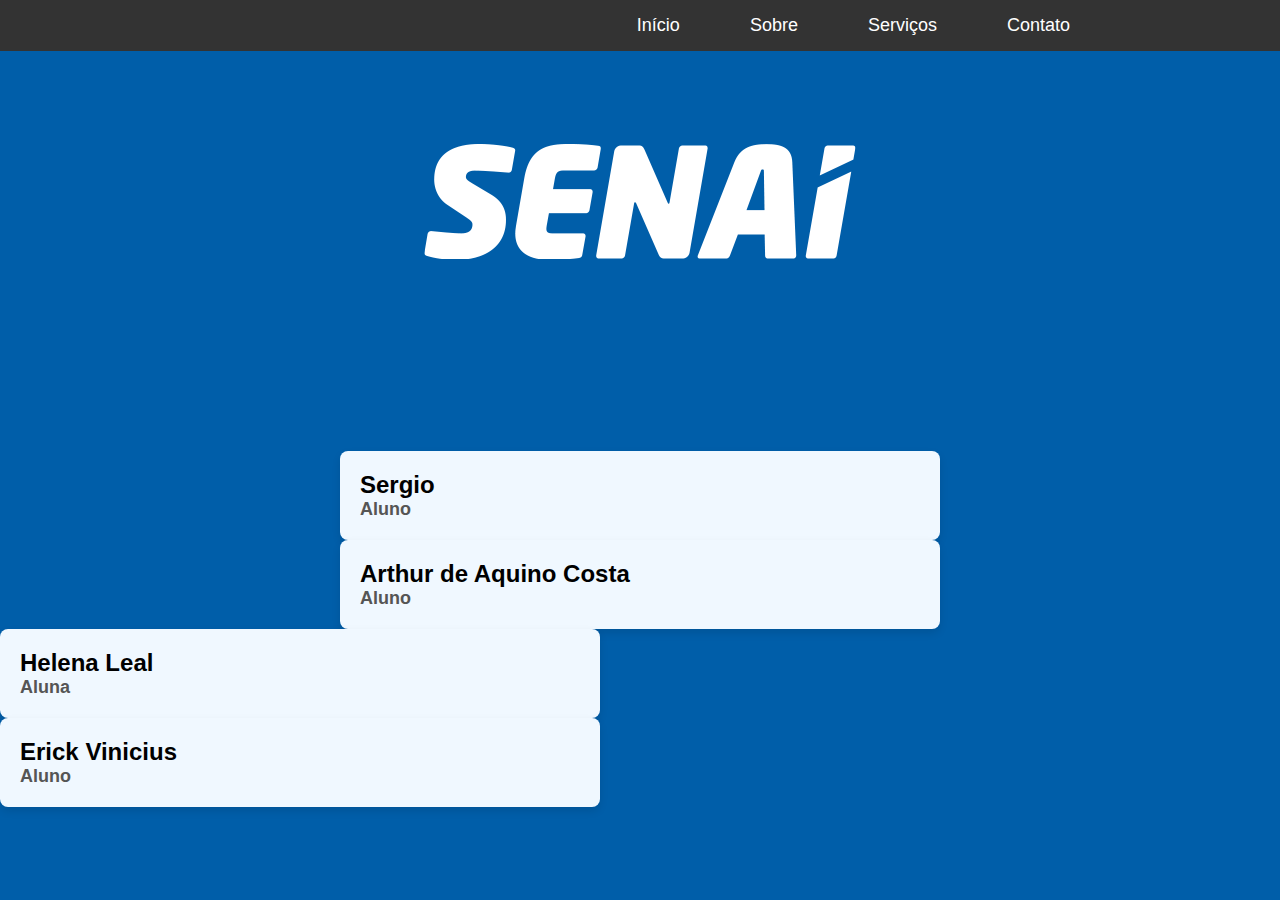
<file: index.html>
<html lang="en">
<head>
    <meta charset="UTF-8">
    <meta name="viewport" content="width=device-width, initial-scale=1.0">
    <title>Git e Git Hub</title>
    <link rel="stylesheet" href="style.css">
</head>
<body>
    <header>
        <nav class="menu-container">
            <ul class="menu">
                <li><a href="#">Início</a></li>
                <li><a href="#">Sobre</a></li>
                <li><a href="#">Serviços</a></li>
                <li><a href="#">Contato</a></li>
            </ul>
        </nav>
    </header>
    <div class="header">
        <div class="logo">
            <img src="img/senailogoBranco.png" alt="">     
        </div>
    </div>
    <div class="container">
        <section class="alunos">
            <article class="nomes">
                <h2>Sergio</h2>
                <h3>Aluno</h3>
            </article>
        </section>
    </div>
	<div class="container">
        <section class="alunos">
            <article class="nomes">
                <h2>Arthur de Aquino Costa</h2>
                <h3>Aluno</h3>
            </article>
        </section>
    </div>
	<section class="alunos">
            <article class="nomes">
                <h2>Helena Leal</h2>
                <h3>Aluna</h3>
            </article>
        </section>
		<section class="alunos">
            <article class="nomes">
                <h2>Erick Vinicius</h2>
                <h3>Aluno</h3>
            </article>
        </section>
    </div>
</body>
</html>
</file>
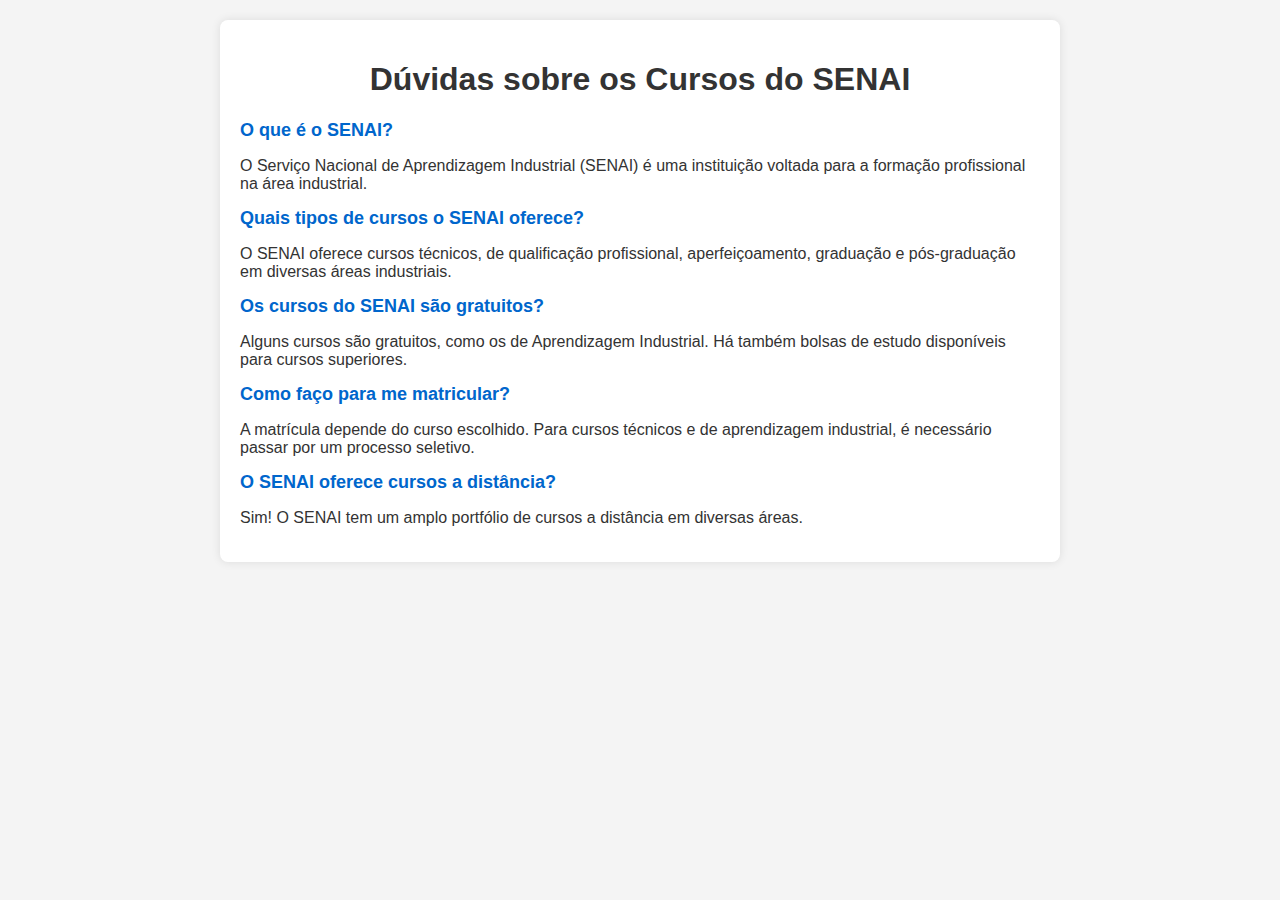
<file: duvidas.html>
<!DOCTYPE html>
<html lang="pt">
<head>
    <meta charset="UTF-8">
    <meta name="viewport" content="width=device-width, initial-scale=1.0">
    <title>Dúvidas sobre os cursos do SENAI</title>
    <style>
        body {
            font-family: Arial, sans-serif;
            background-color: #f4f4f4;
            margin: 0;
            padding: 20px;
        }
        .container {
            max-width: 800px;
            margin: auto;
            background: white;
            padding: 20px;
            border-radius: 8px;
            box-shadow: 0 0 10px rgba(0, 0, 0, 0.1);
        }
        h1 {
            text-align: center;
            color: #333;
        }
        .faq {
            margin-top: 20px;
        }
        .faq h2 {
            font-size: 18px;
            color: #0066cc;
        }
        .faq p {
            font-size: 16px;
            color: #333;
            margin-bottom: 15px;
        }
    </style>
</head>
<body>
    <div class="container">
        <h1>Dúvidas sobre os Cursos do SENAI</h1>
        <div class="faq">
            <h2>O que é o SENAI?</h2>
            <p>O Serviço Nacional de Aprendizagem Industrial (SENAI) é uma instituição voltada para a formação profissional na área industrial.</p>

            <h2>Quais tipos de cursos o SENAI oferece?</h2>
            <p>O SENAI oferece cursos técnicos, de qualificação profissional, aperfeiçoamento, graduação e pós-graduação em diversas áreas industriais.</p>

            <h2>Os cursos do SENAI são gratuitos?</h2>
            <p>Alguns cursos são gratuitos, como os de Aprendizagem Industrial. Há também bolsas de estudo disponíveis para cursos superiores.</p>

            <h2>Como faço para me matricular?</h2>
            <p>A matrícula depende do curso escolhido. Para cursos técnicos e de aprendizagem industrial, é necessário passar por um processo seletivo.</p>

            <h2>O SENAI oferece cursos a distância?</h2>
            <p>Sim! O SENAI tem um amplo portfólio de cursos a distância em diversas áreas.</p>
        </div>
    </div>
</body>
</html>
</file>
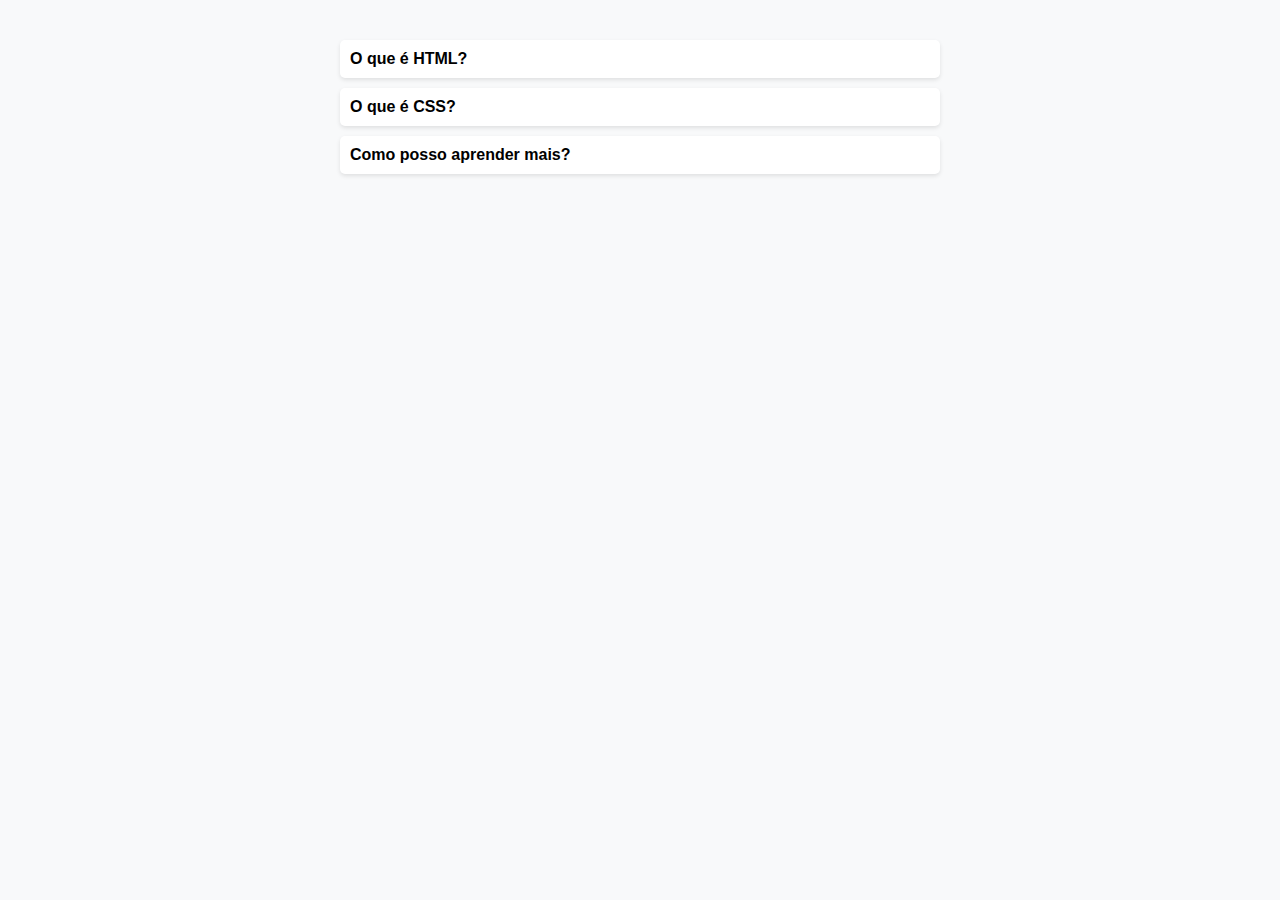
<file: FAQ.html>
<!DOCTYPE html>
<html lang="pt">
<head>
    <meta charset="UTF-8">
    <meta name="viewport" content="width=device-width, initial-scale=1.0">
    <title>FAQ</title>
    <style>
        body {
            font-family: Arial, sans-serif;
            margin: 20px;
            padding: 20px;
            background-color: #f8f9fa;
        }
        .faq-container {
            max-width: 600px;
            margin: auto;
        }
        .faq-item {
            background: #fff;
            padding: 10px;
            margin-bottom: 10px;
            border-radius: 5px;
            box-shadow: 0 2px 4px rgba(0,0,0,0.1);
        }
        .faq-question {
            font-weight: bold;
            cursor: pointer;
        }
        .faq-answer {
            display: none;
            margin-top: 5px;
        }
    </style>
    <script>
        function toggleAnswer(id) {
            var answer = document.getElementById(id);
            answer.style.display = (answer.style.display === "none" || answer.style.display === "") ? "block" : "none";
        }
    </script>
</head>
<body>

    <div class="faq-container">
        <div class="faq-item">
            <div class="faq-question" onclick="toggleAnswer('answer1')">O que é HTML?</div>
            <div class="faq-answer" id="answer1">HTML é a linguagem de marcação usada para estruturar conteúdo na web.</div>
        </div>

        <div class="faq-item">
            <div class="faq-question" onclick="toggleAnswer('answer2')">O que é CSS?</div>
            <div class="faq-answer" id="answer2">CSS é a linguagem usada para estilizar elementos HTML e melhorar o design.</div>
        </div>

        <div class="faq-item">
            <div class="faq-question" onclick="toggleAnswer('answer3')">Como posso aprender mais?</div>
            <div class="faq-answer" id="answer3">Existem muitos cursos online gratuitos, como aqueles oferecidos pelo MDN Web Docs e W3Schools.</div>
        </div>
    </div>

</body>
</html>
</file>
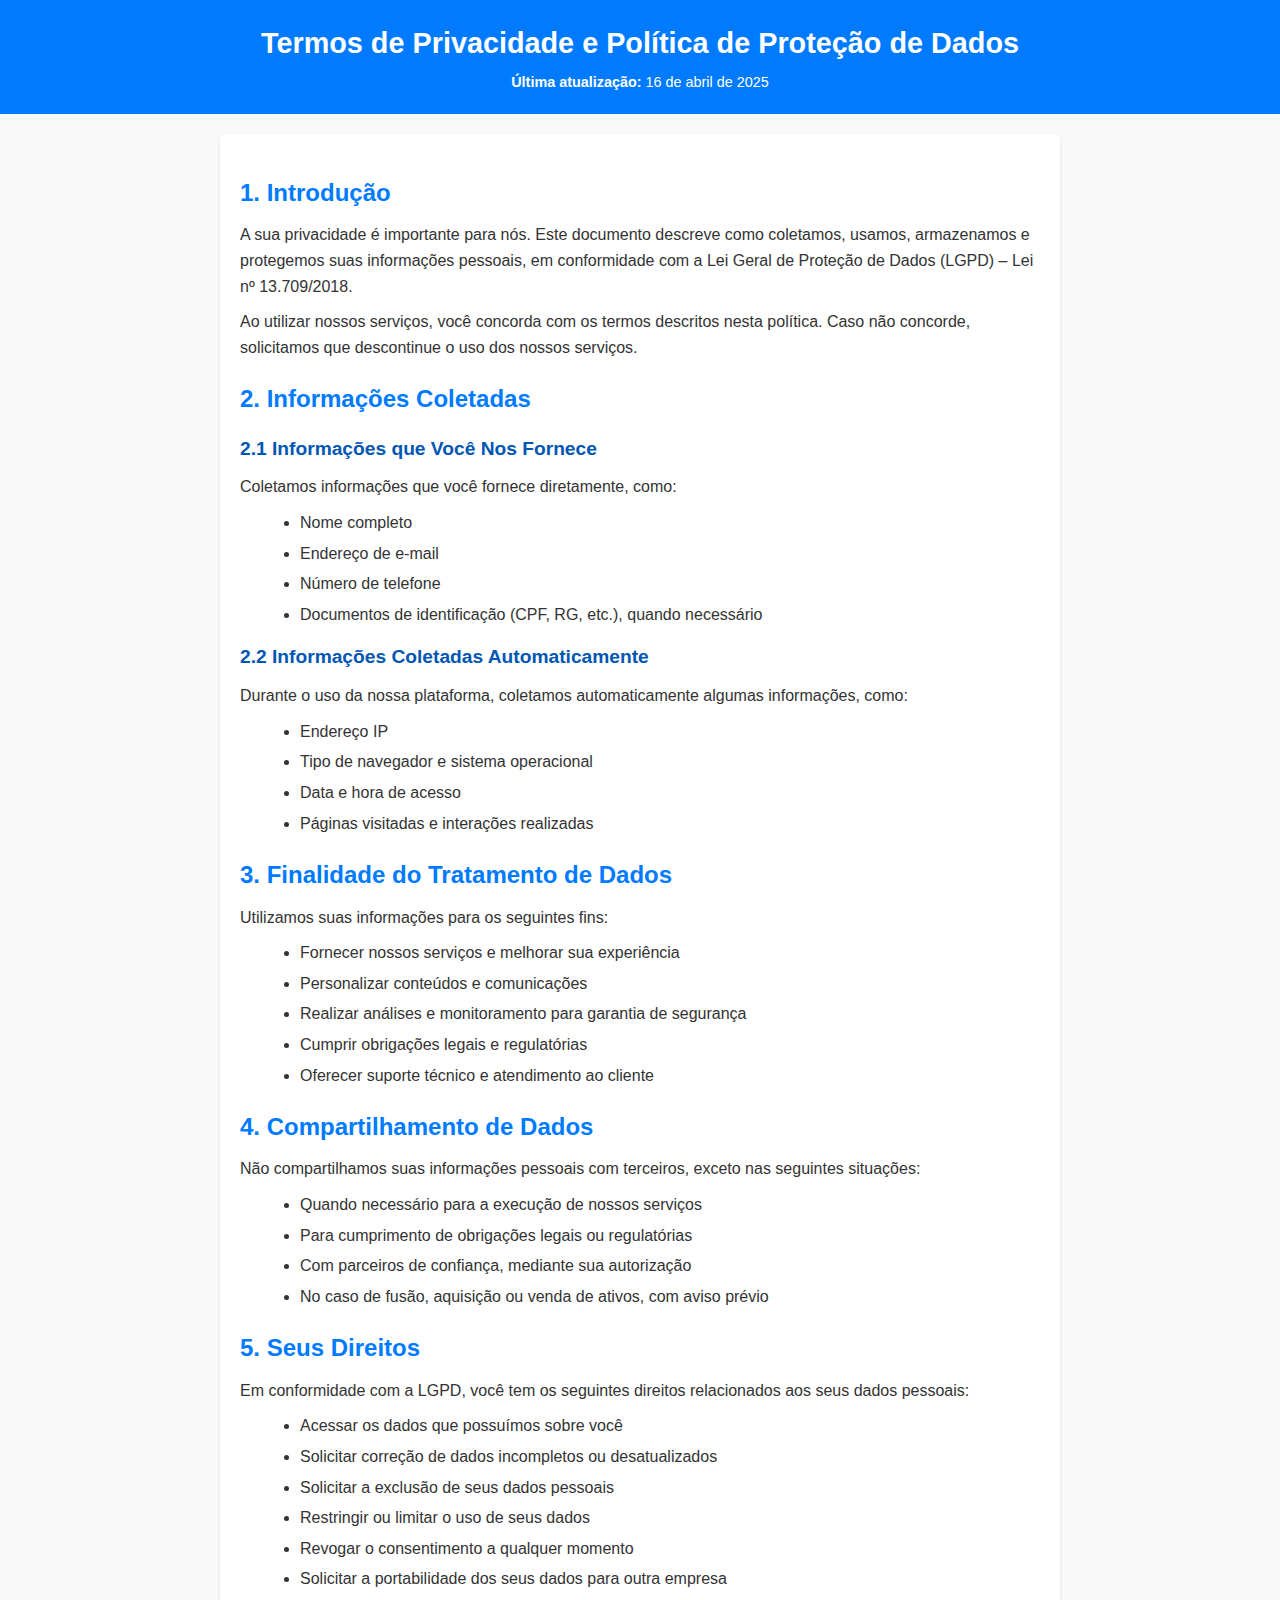
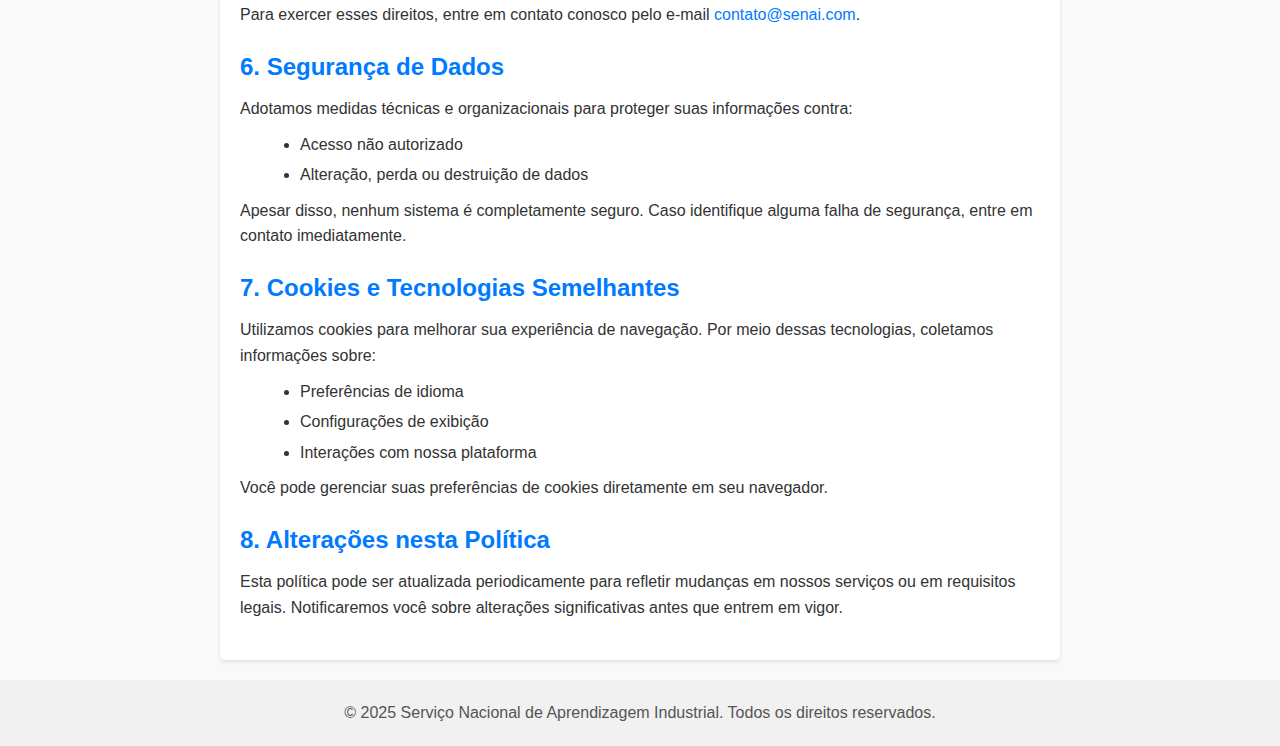
<file: lgpd.html>
<!DOCTYPE html>
<html lang="pt-BR">
<head>
    <meta charset="UTF-8">
    <meta name="viewport" content="width=device-width, initial-scale=1.0">
    <title>Termos de Privacidade e LGPD</title>
    <style>
        /* Estilos globais */
        body {
            font-family: Arial, sans-serif;
            line-height: 1.6;
            margin: 0;
            padding: 0;
            background-color: #f9f9f9;
            color: #333;
        }

        header {
            background-color: #007bff;
            color: white;
            padding: 20px;
            text-align: center;
        }

        header h1 {
            margin: 0;
            font-size: 1.8em;
        }

        header p {
            margin: 5px 0 0;
            font-size: 0.9em;
        }

        main {
            max-width: 800px;
            margin: 20px auto;
            padding: 20px;
            background: #fff;
            border-radius: 5px;
            box-shadow: 0 2px 4px rgba(0, 0, 0, 0.1);
        }

        section {
            margin-bottom: 20px;
        }

        h2 {
            color: #007bff;
            font-size: 1.5em;
            margin-bottom: 10px;
        }

        h3 {
            color: #0056b3;
            font-size: 1.2em;
            margin-top: 15px;
            margin-bottom: 10px;
        }

        p {
            margin: 10px 0;
        }

        ul {
            margin: 10px 0 10px 20px;
        }

        ul li {
            margin-bottom: 5px;
        }

        a {
            color: #007bff;
            text-decoration: none;
        }

        a:hover {
            text-decoration: underline;
        }

        footer {
            text-align: center;
            padding: 10px;
            background-color: #f1f1f1;
            color: #555;
            margin-top: 20px;
        }

        /* Responsividade */
        @media (max-width: 768px) {
            main {
                margin: 10px;
                padding: 15px;
            }

            header h1 {
                font-size: 1.5em;
            }

            h2 {
                font-size: 1.3em;
            }

            h3 {
                font-size: 1.1em;
            }
        }

        @media (max-width: 480px) {
            body {
                font-size: 14px;
            }

            header h1 {
                font-size: 1.3em;
            }

            h2 {
                font-size: 1.2em;
            }

            h3 {
                font-size: 1em;
            }
        }
    </style>
</head>
<body>
    <header>
        <h1>Termos de Privacidade e Política de Proteção de Dados</h1>
        <p><strong>Última atualização:</strong> 16 de abril de 2025</p>
    </header>

    <main>
        <section>
            <h2>1. Introdução</h2>
            <p>
                A sua privacidade é importante para nós. Este documento descreve como coletamos, usamos, armazenamos e protegemos
                suas informações pessoais, em conformidade com a Lei Geral de Proteção de Dados (LGPD) – Lei nº 13.709/2018.
            </p>
            <p>
                Ao utilizar nossos serviços, você concorda com os termos descritos nesta política. Caso não concorde, solicitamos
                que descontinue o uso dos nossos serviços.
            </p>
        </section>

        <section>
            <h2>2. Informações Coletadas</h2>
            <h3>2.1 Informações que Você Nos Fornece</h3>
            <p>
                Coletamos informações que você fornece diretamente, como:
            </p>
            <ul>
                <li>Nome completo</li>
                <li>Endereço de e-mail</li>
                <li>Número de telefone</li>
                <li>Documentos de identificação (CPF, RG, etc.), quando necessário</li>
            </ul>

            <h3>2.2 Informações Coletadas Automaticamente</h3>
            <p>
                Durante o uso da nossa plataforma, coletamos automaticamente algumas informações, como:
            </p>
            <ul>
                <li>Endereço IP</li>
                <li>Tipo de navegador e sistema operacional</li>
                <li>Data e hora de acesso</li>
                <li>Páginas visitadas e interações realizadas</li>
            </ul>
        </section>

        <section>
            <h2>3. Finalidade do Tratamento de Dados</h2>
            <p>Utilizamos suas informações para os seguintes fins:</p>
            <ul>
                <li>Fornecer nossos serviços e melhorar sua experiência</li>
                <li>Personalizar conteúdos e comunicações</li>
                <li>Realizar análises e monitoramento para garantia de segurança</li>
                <li>Cumprir obrigações legais e regulatórias</li>
                <li>Oferecer suporte técnico e atendimento ao cliente</li>
            </ul>
        </section>

        <section>
            <h2>4. Compartilhamento de Dados</h2>
            <p>
                Não compartilhamos suas informações pessoais com terceiros, exceto nas seguintes situações:
            </p>
            <ul>
                <li>Quando necessário para a execução de nossos serviços</li>
                <li>Para cumprimento de obrigações legais ou regulatórias</li>
                <li>Com parceiros de confiança, mediante sua autorização</li>
                <li>No caso de fusão, aquisição ou venda de ativos, com aviso prévio</li>
            </ul>
        </section>

        <section>
            <h2>5. Seus Direitos</h2>
            <p>
                Em conformidade com a LGPD, você tem os seguintes direitos relacionados aos seus dados pessoais:
            </p>
            <ul>
                <li>Acessar os dados que possuímos sobre você</li>
                <li>Solicitar correção de dados incompletos ou desatualizados</li>
                <li>Solicitar a exclusão de seus dados pessoais</li>
                <li>Restringir ou limitar o uso de seus dados</li>
                <li>Revogar o consentimento a qualquer momento</li>
                <li>Solicitar a portabilidade dos seus dados para outra empresa</li>
            </ul>
            <p>
                Para exercer esses direitos, entre em contato conosco pelo e-mail
                <a href="mailto:contato@senai.com">contato@senai.com</a>.
            </p>
        </section>

        <section>
            <h2>6. Segurança de Dados</h2>
            <p>
                Adotamos medidas técnicas e organizacionais para proteger suas informações contra:
            </p>
            <ul>
                <li>Acesso não autorizado</li>
                <li>Alteração, perda ou destruição de dados</li>
            </ul>
            <p>
                Apesar disso, nenhum sistema é completamente seguro. Caso identifique alguma falha de segurança, entre em contato
                imediatamente.
            </p>
        </section>

        <section>
            <h2>7. Cookies e Tecnologias Semelhantes</h2>
            <p>
                Utilizamos cookies para melhorar sua experiência de navegação. Por meio dessas tecnologias, coletamos informações
                sobre:
            </p>
            <ul>
                <li>Preferências de idioma</li>
                <li>Configurações de exibição</li>
                <li>Interações com nossa plataforma</li>
            </ul>
            <p>
                Você pode gerenciar suas preferências de cookies diretamente em seu navegador.
            </p>
        </section>

        <section>
            <h2>8. Alterações nesta Política</h2>
            <p>
                Esta política pode ser atualizada periodicamente para refletir mudanças em nossos serviços ou em requisitos legais.
                Notificaremos você sobre alterações significativas antes que entrem em vigor.
            </p>
        </section>
    </main>

    <footer>
        <p>&copy; 2025 Serviço Nacional de Aprendizagem Industrial. Todos os direitos reservados.</p>
    </footer>
</body>
</html>
</file>
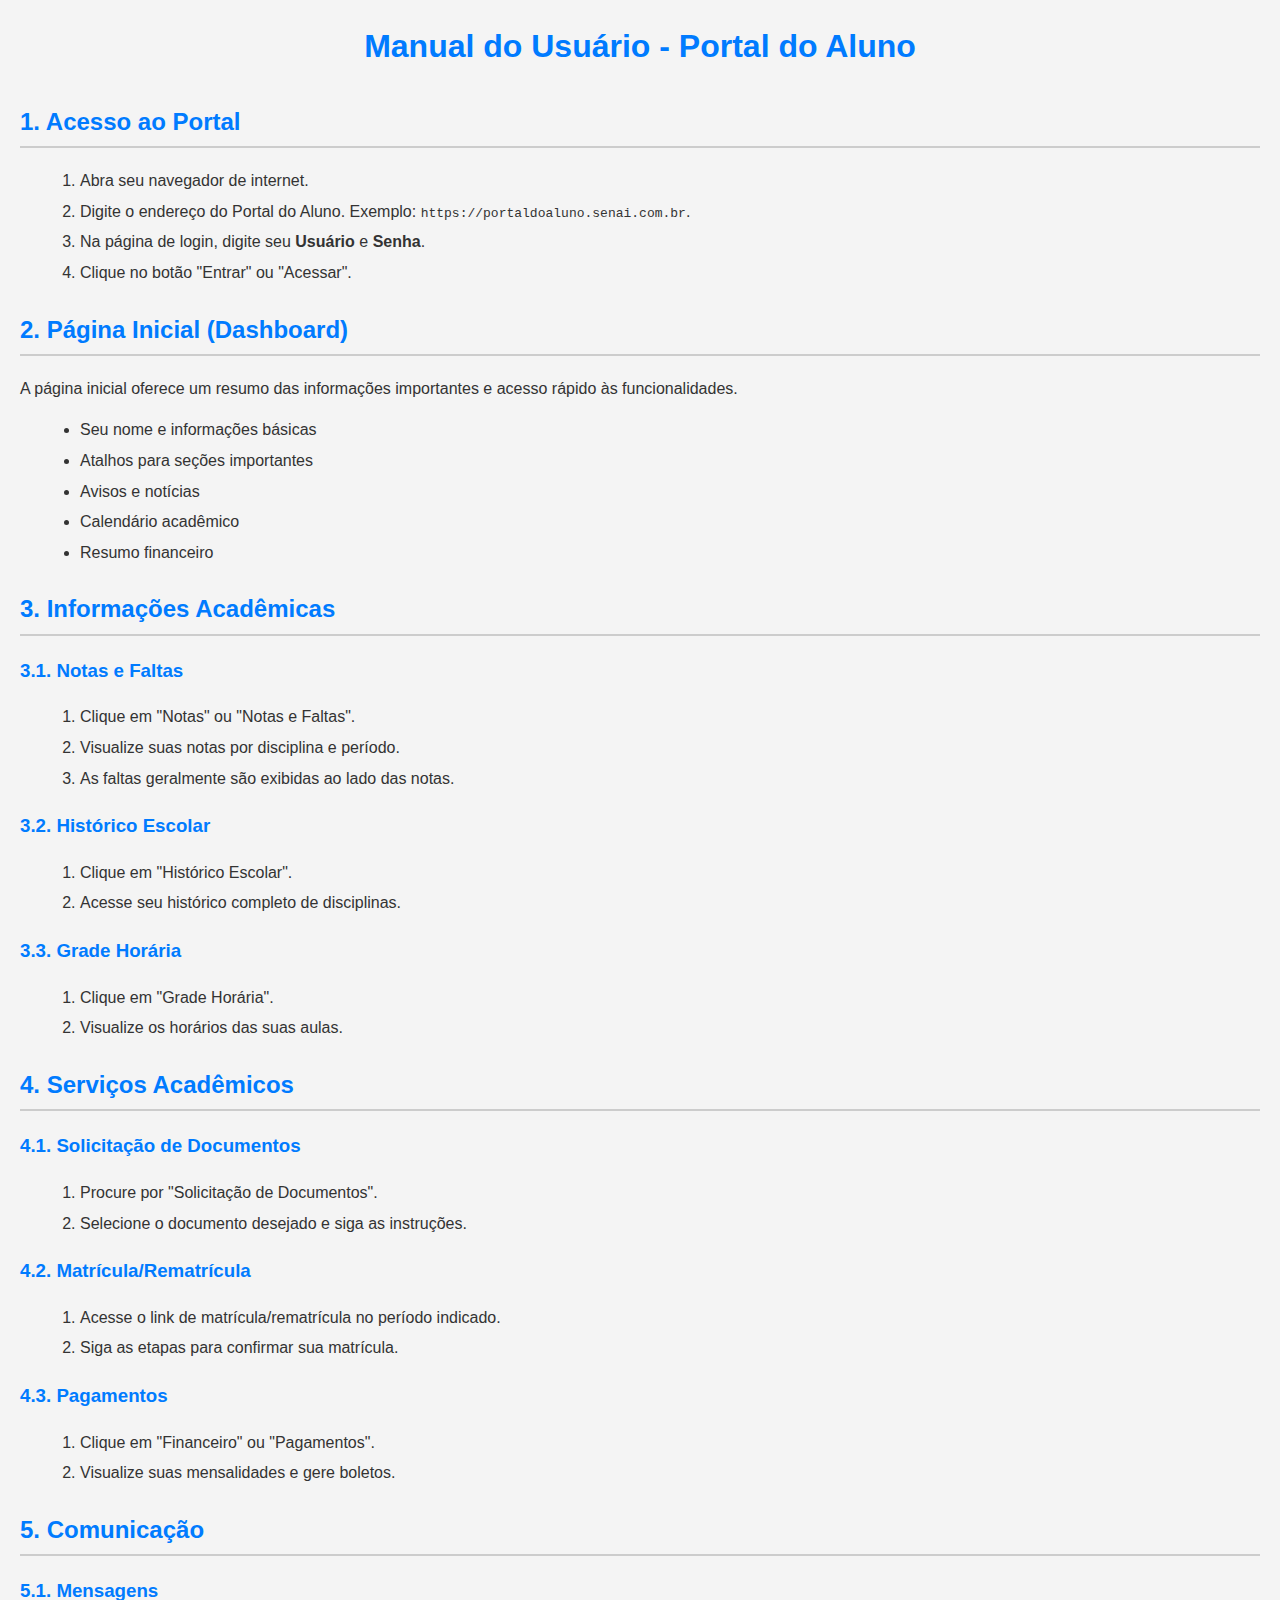
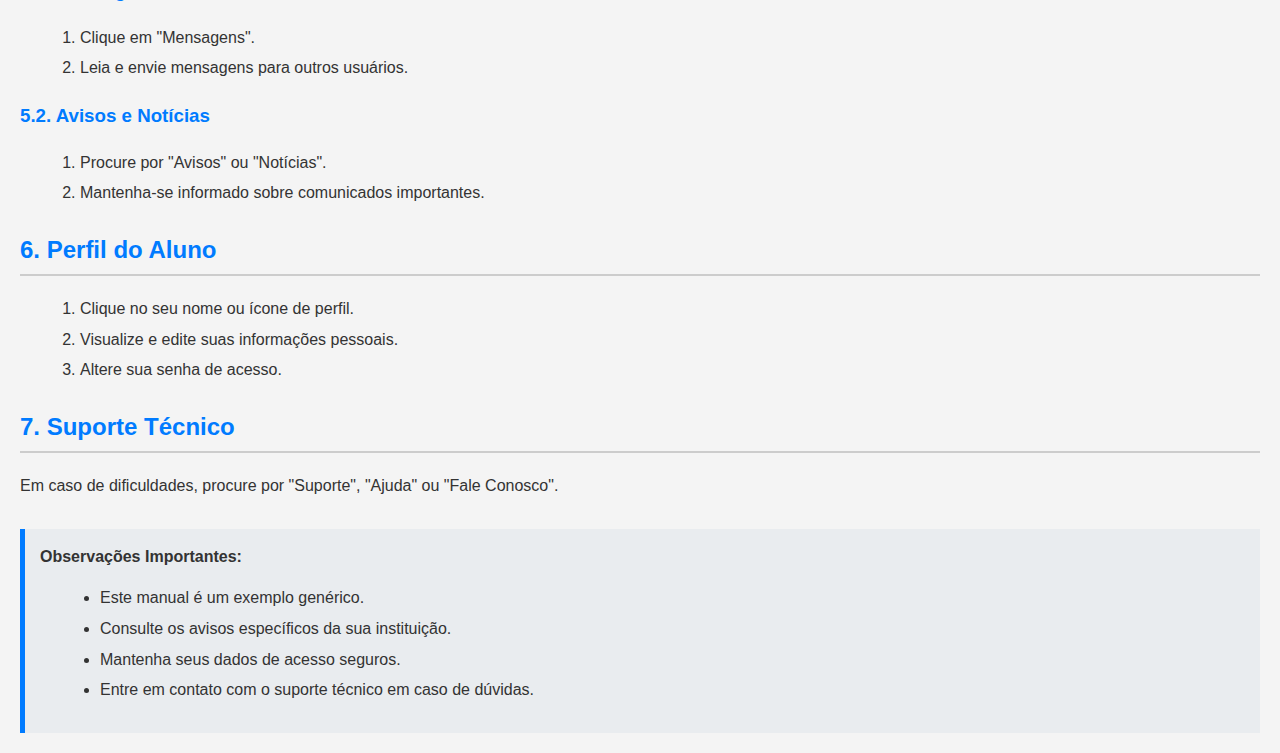
<file: manualdeusuario.html>
<!DOCTYPE html>
<html lang="pt-br">
<head>
    <meta charset="UTF-8">
    <meta name="viewport" content="width=device-width, initial-scale=1.0">
    <title>Manual do Usuário - Portal do Aluno</title>
    <style>
        body {
            font-family: sans-serif;
            line-height: 1.6;
            margin: 20px;
            background-color: #f4f4f4;
            color: #333;
        }
        h1, h2, h3 {
            color: #007bff;
        }
        h1 {
            text-align: center;
            margin-bottom: 30px;
        }
        h2 {
            border-bottom: 2px solid #ccc;
            padding-bottom: 5px;
            margin-top: 25px;
        }
        h3 {
            margin-top: 20px;
        }
        p {
            margin-bottom: 15px;
        }
        ol, ul {
            margin-left: 20px;
            margin-bottom: 15px;
        }
        li {
            margin-bottom: 5px;
        }
        strong {
            font-weight: bold;
        }
        .observacoes {
            margin-top: 30px;
            padding: 15px;
            background-color: #e9ecef;
            border-left: 5px solid #007bff;
        }
    </style>
</head>
<body>
    <h1>Manual do Usuário - Portal do Aluno</h1>

    <h2>1. Acesso ao Portal</h2>
    <ol>
        <li>Abra seu navegador de internet.</li>
        <li>Digite o endereço do Portal do Aluno. Exemplo: <code>https://portaldoaluno.senai.com.br</code>.</li>
        <li>Na página de login, digite seu <strong>Usuário</strong> e <strong>Senha</strong>.</li>
        <li>Clique no botão "Entrar" ou "Acessar".</li>
    </ol>

    <h2>2. Página Inicial (Dashboard)</h2>
    <p>A página inicial oferece um resumo das informações importantes e acesso rápido às funcionalidades.</p>
    <ul>
        <li>Seu nome e informações básicas</li>
        <li>Atalhos para seções importantes</li>
        <li>Avisos e notícias</li>
        <li>Calendário acadêmico</li>
        <li>Resumo financeiro</li>
    </ul>

    <h2>3. Informações Acadêmicas</h2>
    <h3>3.1. Notas e Faltas</h3>
    <ol>
        <li>Clique em "Notas" ou "Notas e Faltas".</li>
        <li>Visualize suas notas por disciplina e período.</li>
        <li>As faltas geralmente são exibidas ao lado das notas.</li>
    </ol>

    <h3>3.2. Histórico Escolar</h3>
    <ol>
        <li>Clique em "Histórico Escolar".</li>
        <li>Acesse seu histórico completo de disciplinas.</li>
    </ol>

    <h3>3.3. Grade Horária</h3>
    <ol>
        <li>Clique em "Grade Horária".</li>
        <li>Visualize os horários das suas aulas.</li>
    </ol>

    <h2>4. Serviços Acadêmicos</h2>
    <h3>4.1. Solicitação de Documentos</h3>
    <ol>
        <li>Procure por "Solicitação de Documentos".</li>
        <li>Selecione o documento desejado e siga as instruções.</li>
    </ol>

    <h3>4.2. Matrícula/Rematrícula</h3>
    <ol>
        <li>Acesse o link de matrícula/rematrícula no período indicado.</li>
        <li>Siga as etapas para confirmar sua matrícula.</li>
    </ol>

    <h3>4.3. Pagamentos</h3>
    <ol>
        <li>Clique em "Financeiro" ou "Pagamentos".</li>
        <li>Visualize suas mensalidades e gere boletos.</li>
    </ol>

    <h2>5. Comunicação</h2>
    <h3>5.1. Mensagens</h3>
    <ol>
        <li>Clique em "Mensagens".</li>
        <li>Leia e envie mensagens para outros usuários.</li>
    </ol>

    <h3>5.2. Avisos e Notícias</h3>
    <ol>
        <li>Procure por "Avisos" ou "Notícias".</li>
        <li>Mantenha-se informado sobre comunicados importantes.</li>
    </ol>

    <h2>6. Perfil do Aluno</h2>
    <ol>
        <li>Clique no seu nome ou ícone de perfil.</li>
        <li>Visualize e edite suas informações pessoais.</li>
        <li>Altere sua senha de acesso.</li>
    </ol>

    <h2>7. Suporte Técnico</h2>
    <p>Em caso de dificuldades, procure por "Suporte", "Ajuda" ou "Fale Conosco".</p>

    <div class="observacoes">
        <strong>Observações Importantes:</strong>
        <ul>
            <li>Este manual é um exemplo genérico.</li>
            <li>Consulte os avisos específicos da sua instituição.</li>
            <li>Mantenha seus dados de acesso seguros.</li>
            <li>Entre em contato com o suporte técnico em caso de dúvidas.</li>
        </ul>
    </div>
</body>
</html>
</file>
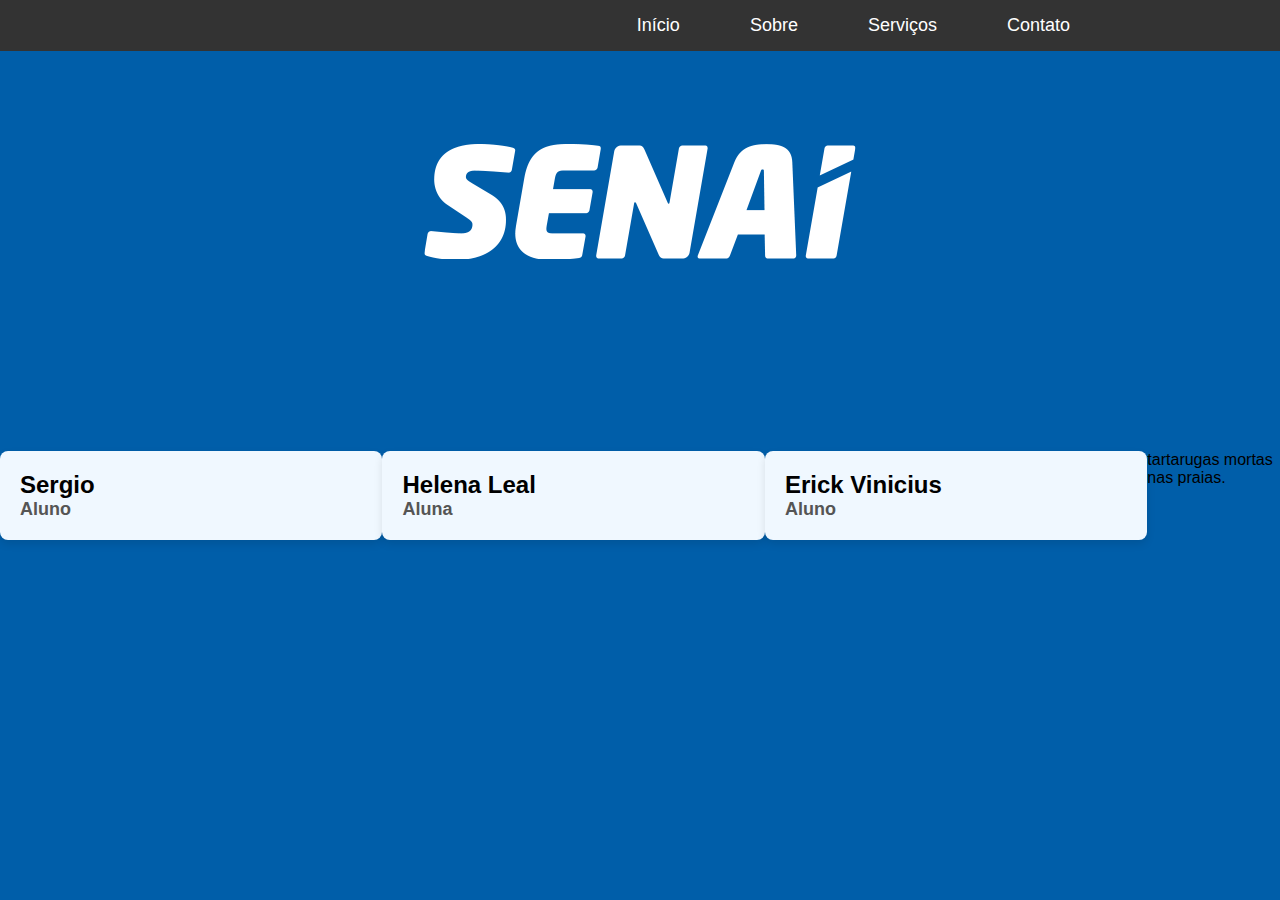
<file: noticias.html>
<html lang="en">
<head>
    <meta charset="UTF-8">
    <meta name="viewport" content="width=device-width, initial-scale=1.0">
    <title>Git e Git Hub</title>
    <link rel="stylesheet" href="style.css">
</head>
<body>
    <header>
        <nav class="menu-container">
            <ul class="menu">
                <li><a href="#">Início</a></li>
                <li><a href="#">Sobre</a></li>
                <li><a href="#">Serviços</a></li>
                <li><a href="#">Contato</a></li>
            </ul>
        </nav>
    </header>
    <div class="header">
        <div class="logo">
            <img src="img/senailogoBranco.png" alt="">     
        </div>
    </div>
    <div class="container">
        <section class="alunos">
            <article class="nomes">
                <h2>Sergio</h2>
                <h3>Aluno</h3>
            </article>
        </section>
		<section class="alunos">
            <article class="nomes">
                <h2>Helena Leal</h2>
                <h3>Aluna</h3>
            </article>
        </section>
		<section class="alunos">
            <article class="nomes">
                <h2>Erick Vinicius</h2>
                <h3>Aluno</h3>
            </article>
        </section>
		<div class="noticias">
		<section class="noticias">
		<article class ="noticias">
		<p> tartarugas mortas nas praias. <p/>
    </div>
</body>
</html>
</file>
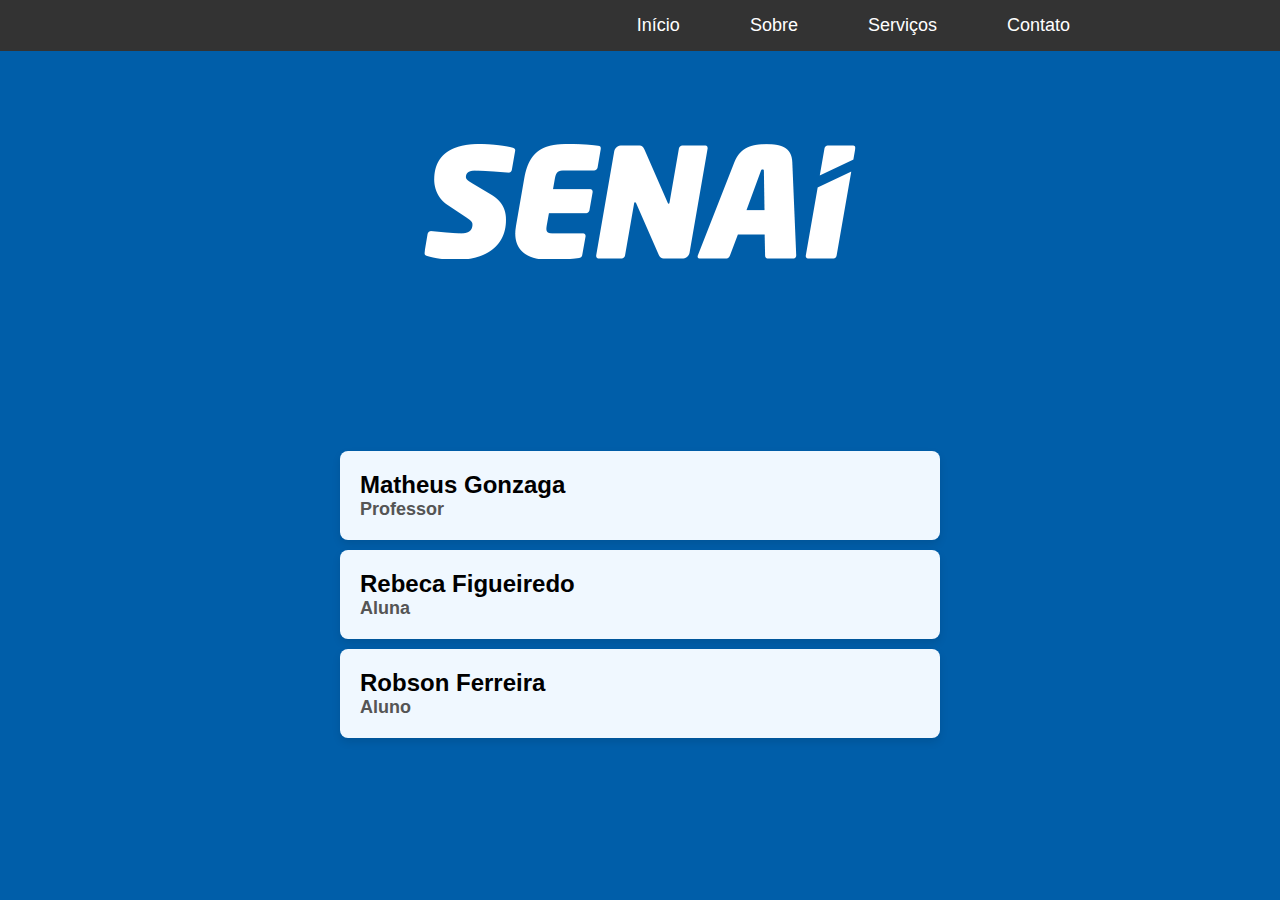
<file: robson.html>
<html lang="en">

<head>
    <meta charset="UTF-8">
    <meta name="viewport" content="width=device-width, initial-scale=1.0">
    <title>Git e Git Hub</title>
    <link rel="stylesheet" href="style.css">
</head>

<body>
    <header>
        <nav class="menu-container">
            <ul class="menu">
                <li><a href="#">Início</a></li>
                <li><a href="#">Sobre</a></li>
                <li><a href="#">Serviços</a></li>
                <li><a href="#">Contato</a></li>
            </ul>
        </nav>
    </header>
    <div class="header">
        <div class="logo">
            <img src="img/senailogoBranco.png" alt="">
        </div>
    </div>
    <div class="container">
        <section class="alunos">
            <article class="nomes">
                <h2>Matheus Gonzaga</h2>
                <h3>Professor</h3>
            </article>
            <article class="nomes">
                <h2>Rebeca Figueiredo</h2>
                <h3>Aluna</h3>
            </article>
            <article class="nomes">
                <h2>Robson Ferreira</h2>
                <h3>Aluno</h3>
            </article>
        </section>
    </div>
</body>

</html>
</file>
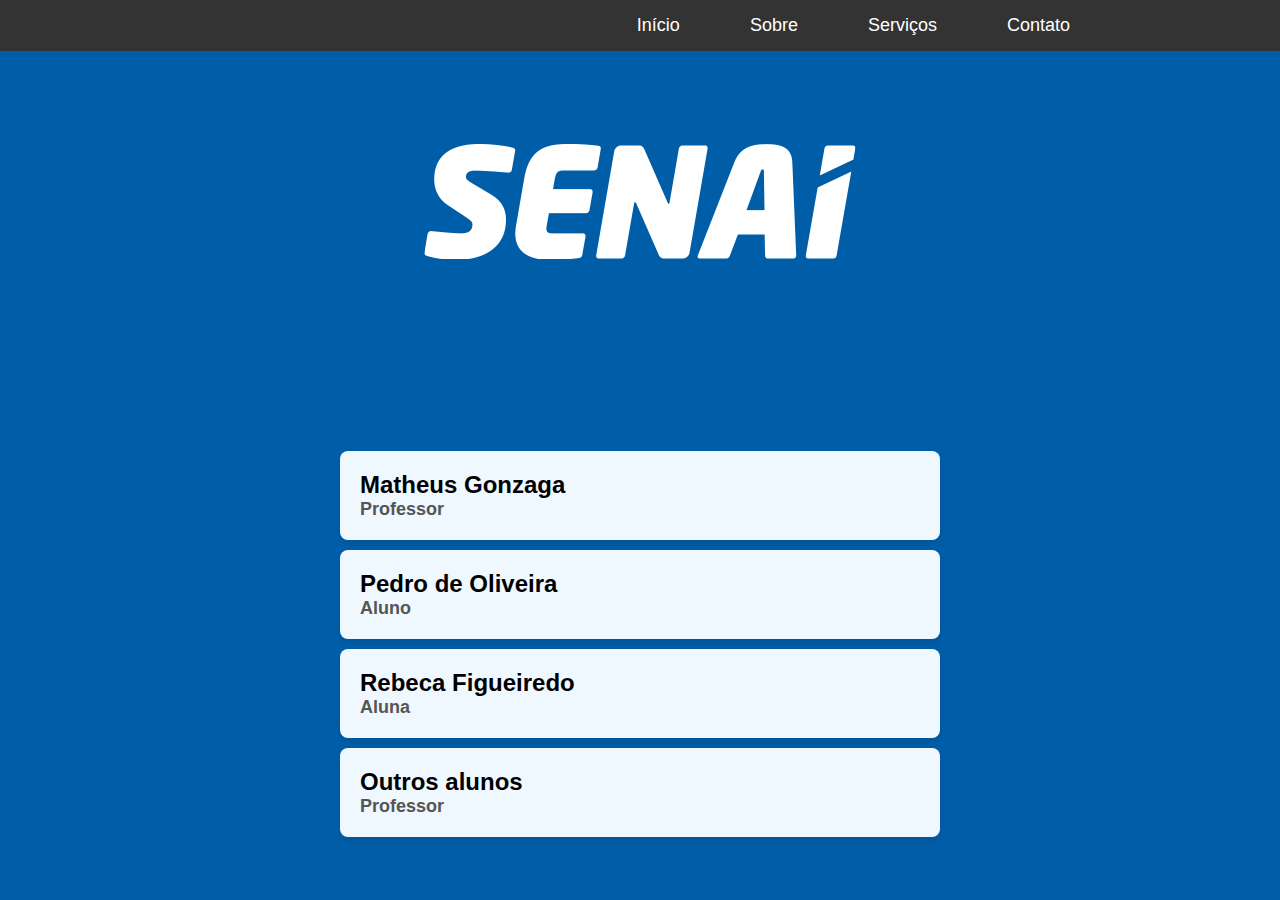
<file: samuel.html>
<html lang="en">
<head>
    <meta charset="UTF-8">
    <meta name="viewport" content="width=device-width, initial-scale=1.0">
    <title>Git e Git Hub</title>
    <link rel="stylesheet" href="style.css">
</head>
<body>
    <header>
        <nav class="menu-container">
            <ul class="menu">
                <li><a href="#">Início</a></li>
                <li><a href="#">Sobre</a></li>
                <li><a href="#">Serviços</a></li>
                <li><a href="#">Contato</a></li>
            </ul>
        </nav>
    </header>
    <div class="header">
        <div class="logo">
            <img src="img/senailogoBranco.png" alt="">     
        </div>
    </div>
    <div class="container">
        <section class="alunos">
            <article class="nomes">
                <h2>Matheus Gonzaga</h2>
                <h3>Professor</h3>
            </article>
            <article class="nomes">
                <h2>Pedro de Oliveira</h2>
                <h3>Aluno</h3>
            </article>
            <article class="nomes">
                <h2>Rebeca Figueiredo</h2>
                <h3>Aluna</h3>
            </article>
            <article class="nomes">
                <h2>Outros alunos</h2>
                <h3>Professor</h3>
            </article>
        </section>
    </div>
</body>
</html>
</file>
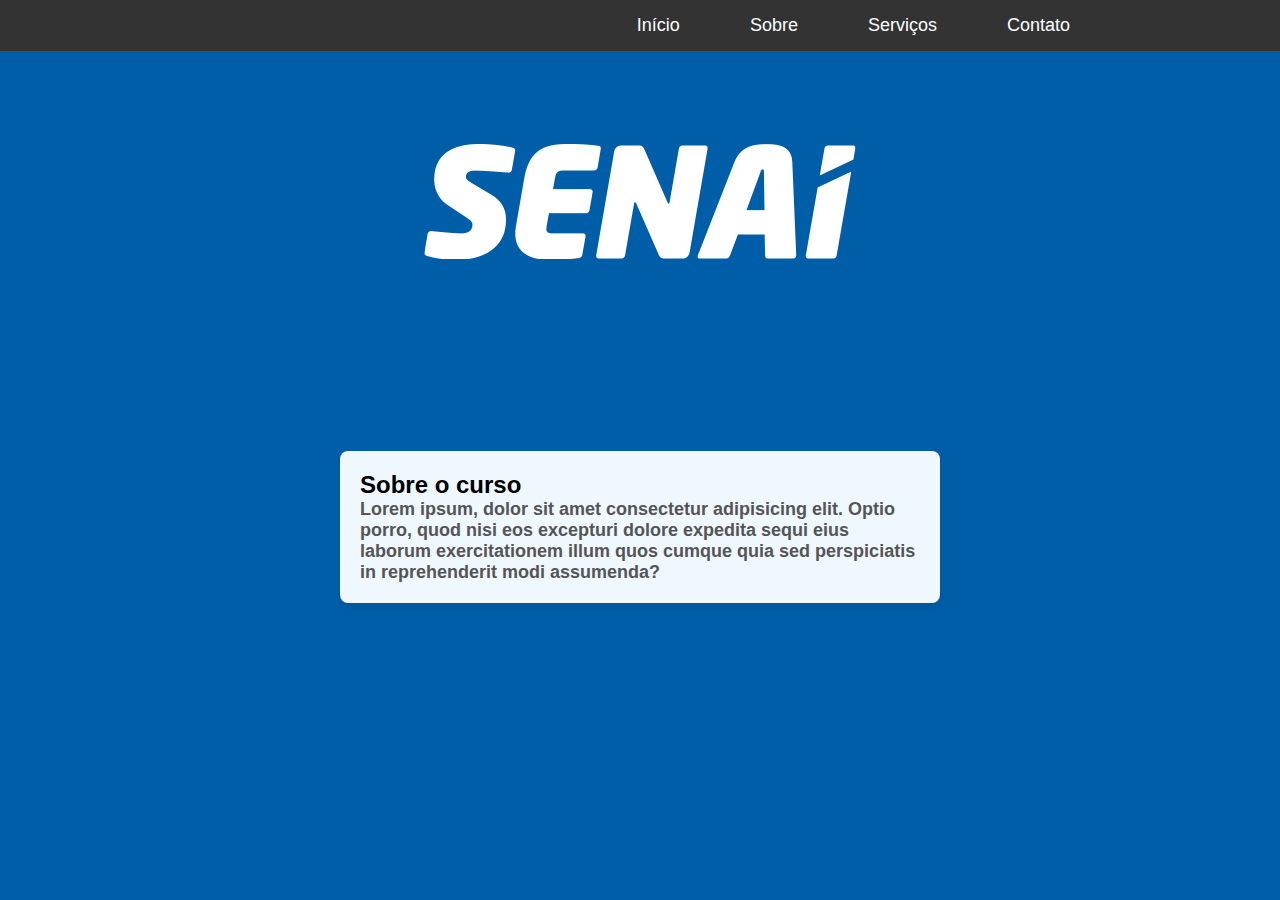
<file: sobre.html>
<html lang="en">
<head>
    <meta charset="UTF-8">
    <meta name="viewport" content="width=device-width, initial-scale=1.0">
    <title>Git e Git Hub</title>
    <link rel="stylesheet" href="style.css">
</head>
<body>
    <header>
        <nav class="menu-container">
            <ul class="menu">
                <li><a href="#">Início</a></li>
                <li><a href="#">Sobre</a></li>
                <li><a href="#">Serviços</a></li>
                <li><a href="#">Contato</a></li>
            </ul>
        </nav>
    </header>
    <div class="header">
        <div class="logo">
            <img src="img/senailogoBranco.png" alt="">     
        </div>
    </div>
    <div class="container">
        <section class="alunos">
            <article class="nomes">
                <h2>Sobre o curso</h2>
                <h3>Lorem ipsum, dolor sit amet consectetur adipisicing elit. Optio porro, quod nisi eos excepturi dolore expedita sequi eius laborum exercitationem illum quos cumque quia sed perspiciatis in reprehenderit modi assumenda?</h3>
            </article>
        </section>
    </div>
</body>
</html>
</file>
<file: style.css>
*{
    margin: 0;
    padding: 0;
    box-sizing: border-box;
}
body{
    background-color: #005EA9;
    font-family: Arial, sans-serif;
}

.header{
    width: 100%;
    height: 400px;
    display: flex;
    justify-content: center;
}
.logo{
    width: 400px;
    height: 300px;
    display: flex;
    justify-content: center;
    align-items: center;
}
.logo img{
    width: 574px;
    height: 115px;
}

header {
    width: 100%;
    background-color: #333;
}

.menu-container {
    display: flex;
    justify-content: center;
    padding: 15px 0;
}

.menu {
    display: flex;
    list-style: none;
    width: 900px;
    justify-content: flex-end;
    gap: 30px;
}

.menu li a {
    text-decoration: none;
    color: white;
    padding: 10px 20px;
    font-size: 18px;
}

.menu li a:hover {
    background-color: #555;
    border-radius: 5px;
}

.container{
    width: 100%;
    height: auto;
    display: flex;
    justify-content: center;
}

.alunos {
    width: 600px;
    height: auto;
    display: flex;
    flex-direction: column;
    row-gap: 10px;
}

.nomes{
    background-color: #f0f8ff;
    width: 100%;
    height: auto;
    padding: 20px;
    border-radius: 8px;
    box-shadow: 0px 4px 8px rgba(0, 0, 0, 0.1);
}
.nomes h2{
    color: #000;
    font-size: 24px;
}

.nomes h3 {
    color: #555;
    font-size: 18px;
}
</file>
